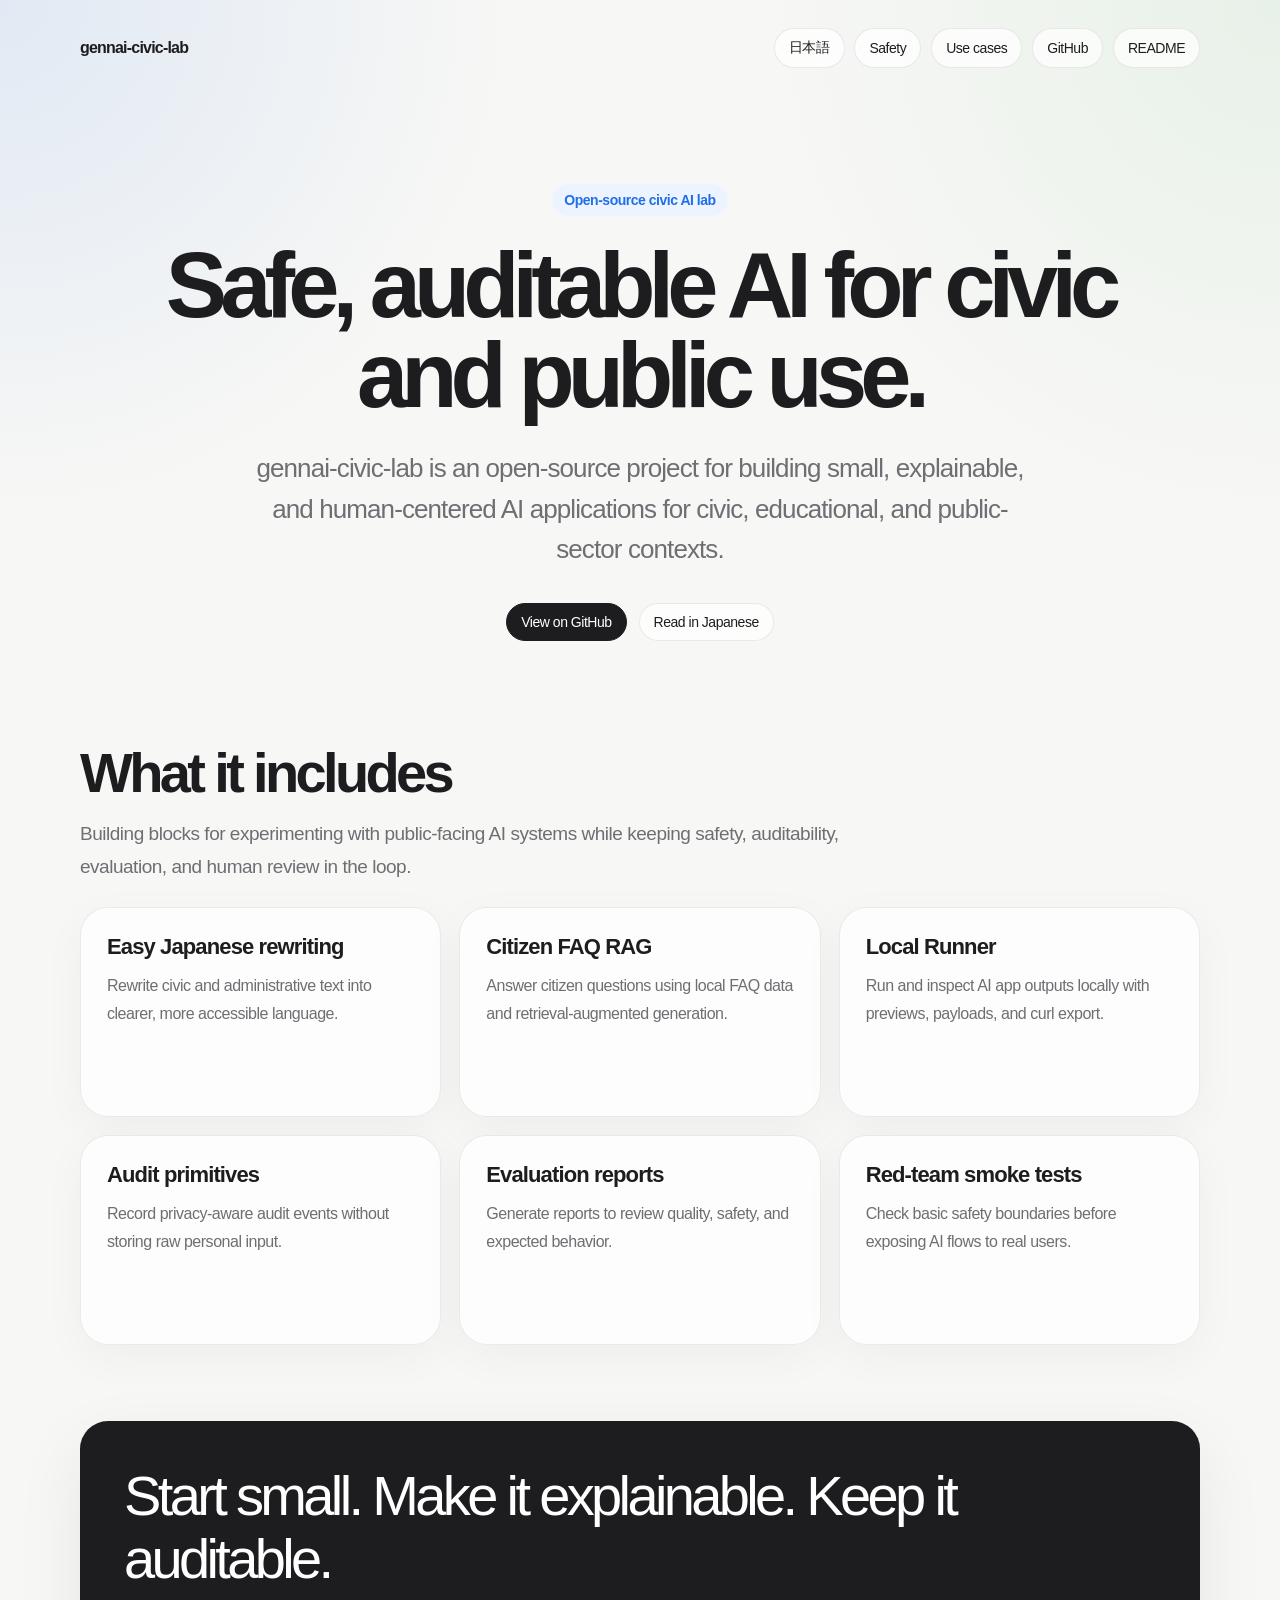
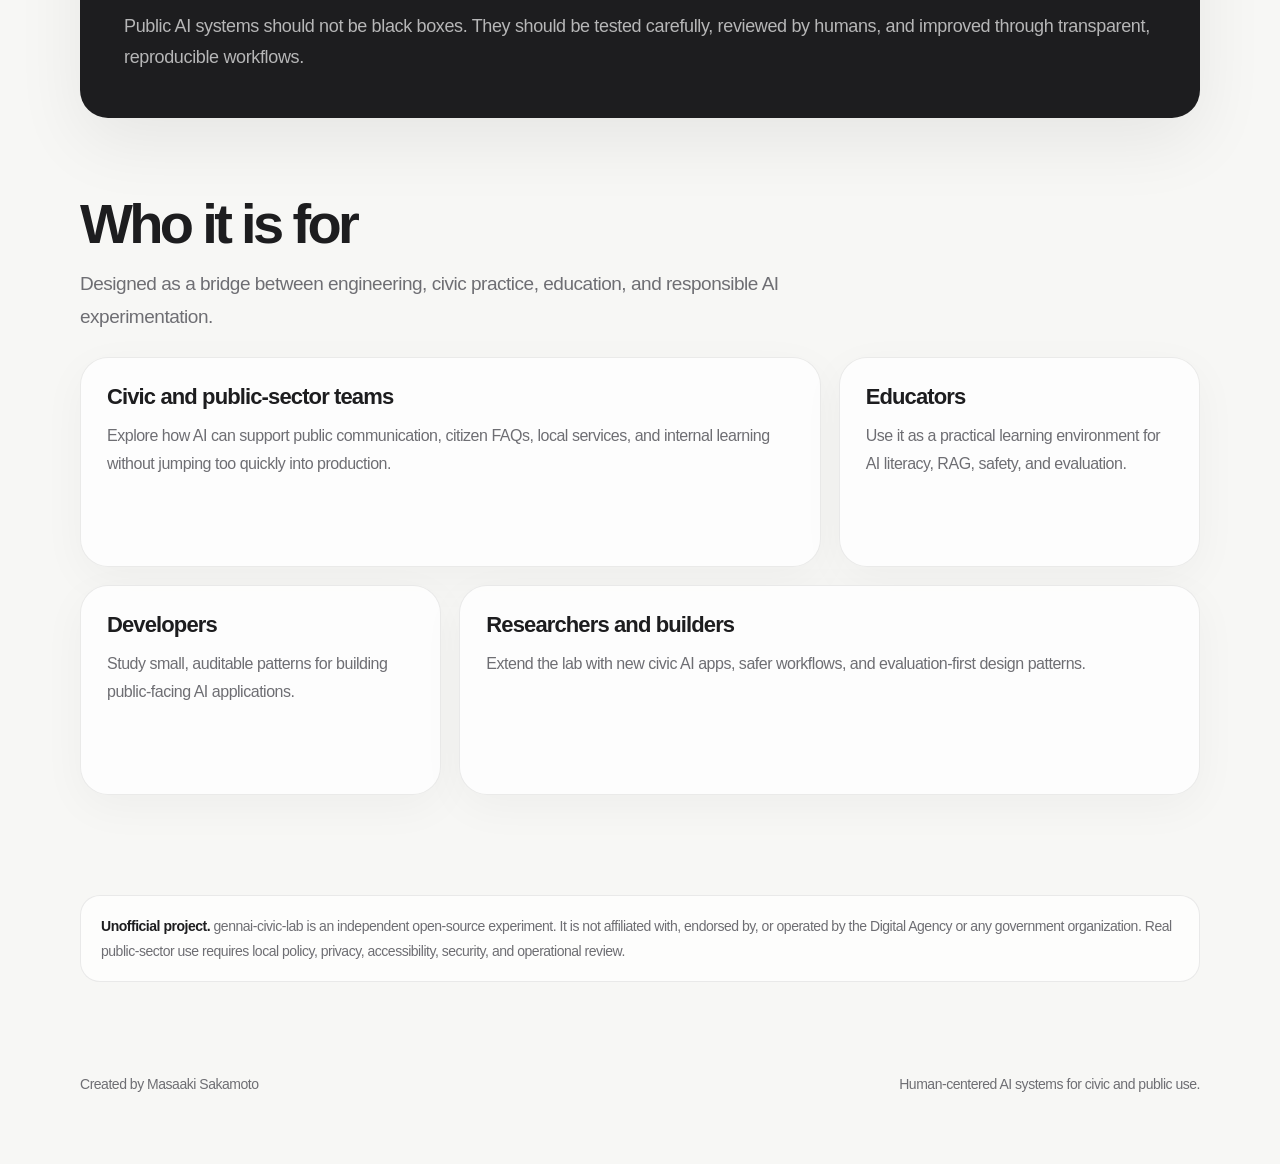
<file: docs/index.html>
<!doctype html>
<html lang="en">
<head>
  <meta charset="utf-8" />
  <meta name="viewport" content="width=device-width,initial-scale=1" />
  <title>gennai-civic-lab | Open-source civic AI lab</title>
  <meta name="description" content="An open-source civic AI lab for safe, auditable, and human-centered public AI applications." />
  <link rel="stylesheet" href="./assets/site.css" />
</head>
<body>
  <div class="page">
    <header>
      <a class="brand" href="./">gennai-civic-lab</a>
      <nav>
        <a href="./ja/">日本語</a>
        <a href="./safety.html">Safety</a>
        <a href="./use-cases.html">Use cases</a>
        <a href="https://github.com/masaakisakamoto/gennai-civic-lab">GitHub</a>
        <a href="https://github.com/masaakisakamoto/gennai-civic-lab/blob/main/README.md">README</a>
      </nav>
    </header>

    <main>
      <section class="hero">
        <div class="eyebrow">Open-source civic AI lab</div>
        <h1>Safe, auditable AI for civic and public use.</h1>
        <p class="lead">
          gennai-civic-lab is an open-source project for building small, explainable,
          and human-centered AI applications for civic, educational, and public-sector contexts.
        </p>
        <div class="actions">
          <a class="button primary" href="https://github.com/masaakisakamoto/gennai-civic-lab">View on GitHub</a>
          <a class="button" href="./ja/">Read in Japanese</a>
        </div>
      </section>

      <section>
        <div class="section-title">
          <h2>What it includes</h2>
          <p>
            Building blocks for experimenting with public-facing AI systems while keeping
            safety, auditability, evaluation, and human review in the loop.
          </p>
        </div>

        <div class="grid">
          <article class="card"><h3>Easy Japanese rewriting</h3><p>Rewrite civic and administrative text into clearer, more accessible language.</p></article>
          <article class="card"><h3>Citizen FAQ RAG</h3><p>Answer citizen questions using local FAQ data and retrieval-augmented generation.</p></article>
          <article class="card"><h3>Local Runner</h3><p>Run and inspect AI app outputs locally with previews, payloads, and curl export.</p></article>
          <article class="card"><h3>Audit primitives</h3><p>Record privacy-aware audit events without storing raw personal input.</p></article>
          <article class="card"><h3>Evaluation reports</h3><p>Generate reports to review quality, safety, and expected behavior.</p></article>
          <article class="card"><h3>Red-team smoke tests</h3><p>Check basic safety boundaries before exposing AI flows to real users.</p></article>
        </div>
      </section>

      <section>
        <div class="principle">
          <p>Start small. Make it explainable. Keep it auditable.</p>
          <span>
            Public AI systems should not be black boxes. They should be tested carefully,
            reviewed by humans, and improved through transparent, reproducible workflows.
          </span>
        </div>
      </section>

      <section>
        <div class="section-title">
          <h2>Who it is for</h2>
          <p>
            Designed as a bridge between engineering, civic practice, education,
            and responsible AI experimentation.
          </p>
        </div>

        <div class="grid">
          <article class="card large"><h3>Civic and public-sector teams</h3><p>Explore how AI can support public communication, citizen FAQs, local services, and internal learning without jumping too quickly into production.</p></article>
          <article class="card"><h3>Educators</h3><p>Use it as a practical learning environment for AI literacy, RAG, safety, and evaluation.</p></article>
          <article class="card"><h3>Developers</h3><p>Study small, auditable patterns for building public-facing AI applications.</p></article>
          <article class="card large"><h3>Researchers and builders</h3><p>Extend the lab with new civic AI apps, safer workflows, and evaluation-first design patterns.</p></article>
        </div>
      </section>

      <section>
        <div class="notice">
          <strong>Unofficial project.</strong>
          gennai-civic-lab is an independent open-source experiment.
          It is not affiliated with, endorsed by, or operated by the Digital Agency or any government organization.
          Real public-sector use requires local policy, privacy, accessibility, security, and operational review.
        </div>
      </section>

    </main>

    <footer>
      <span>Created by Masaaki Sakamoto</span>
      <span>Human-centered AI systems for civic and public use.</span>
    </footer>
  </div>
</body>
</html>
</file>
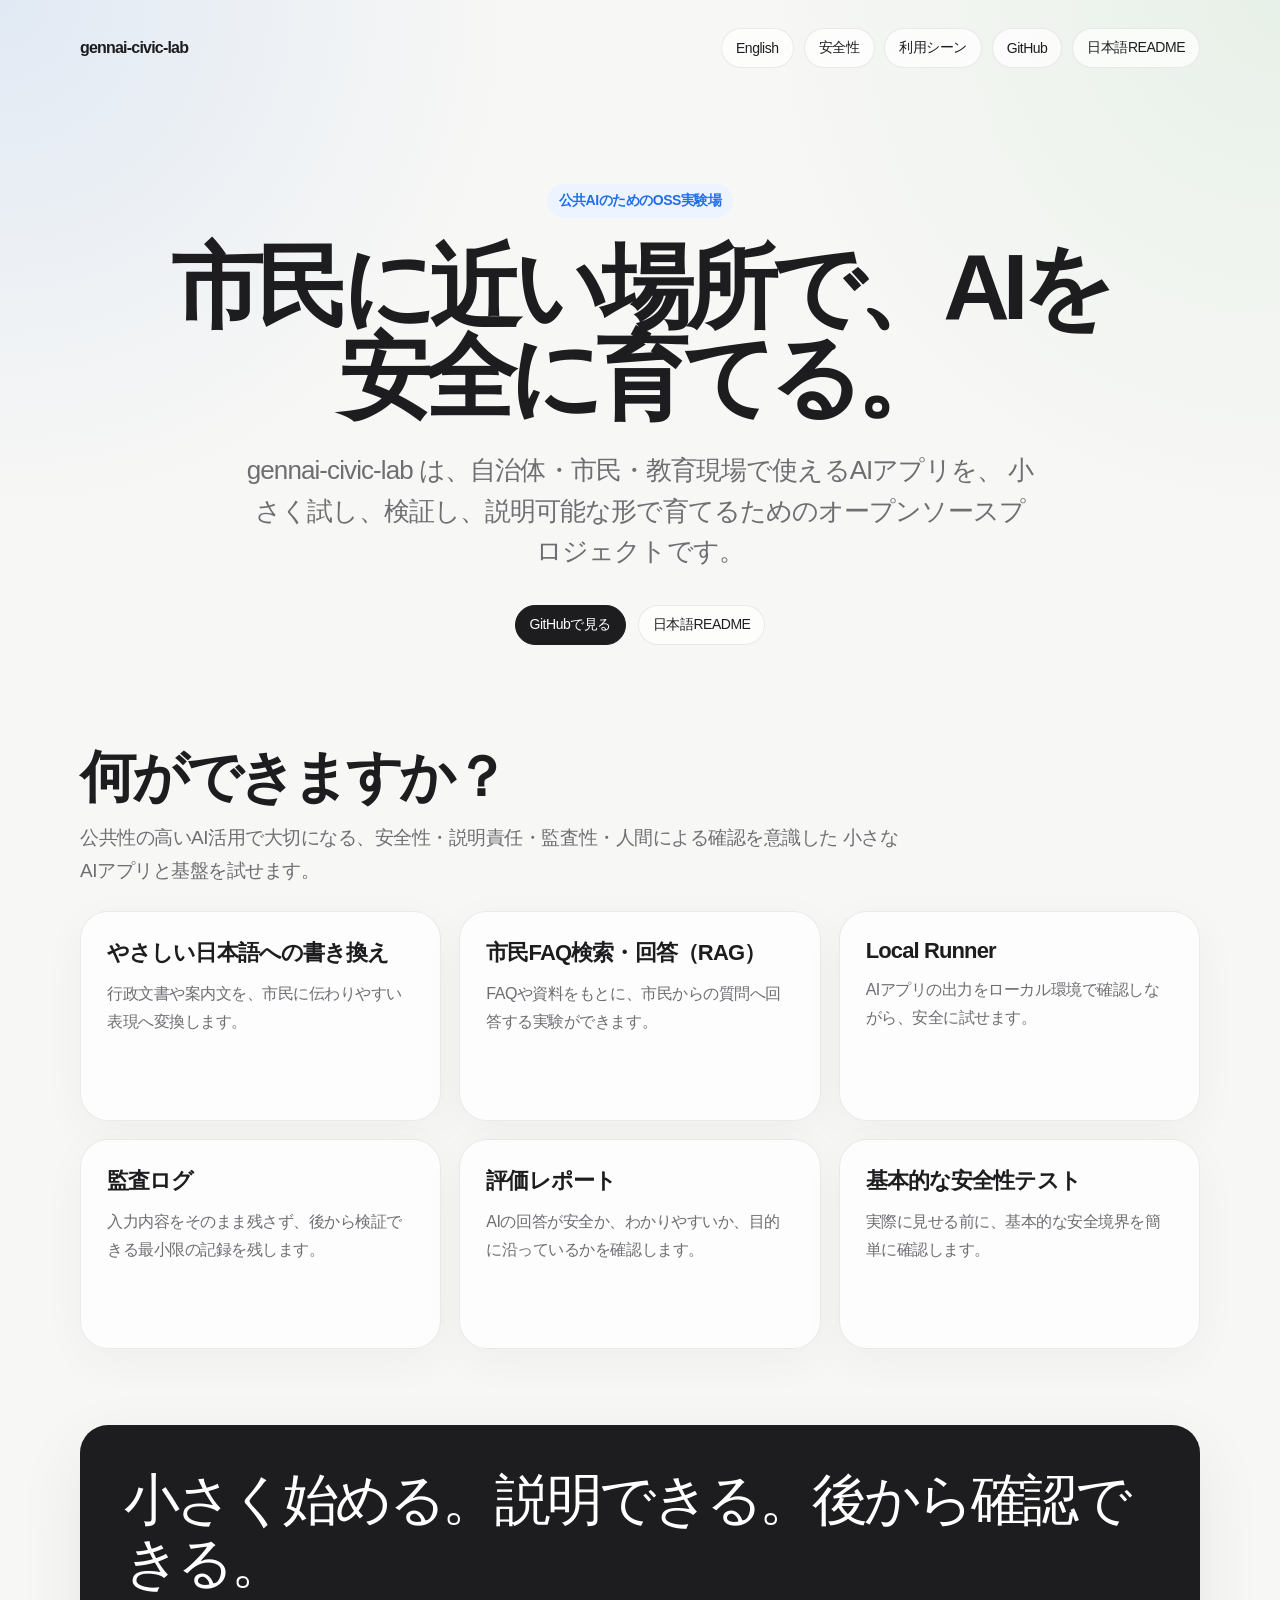
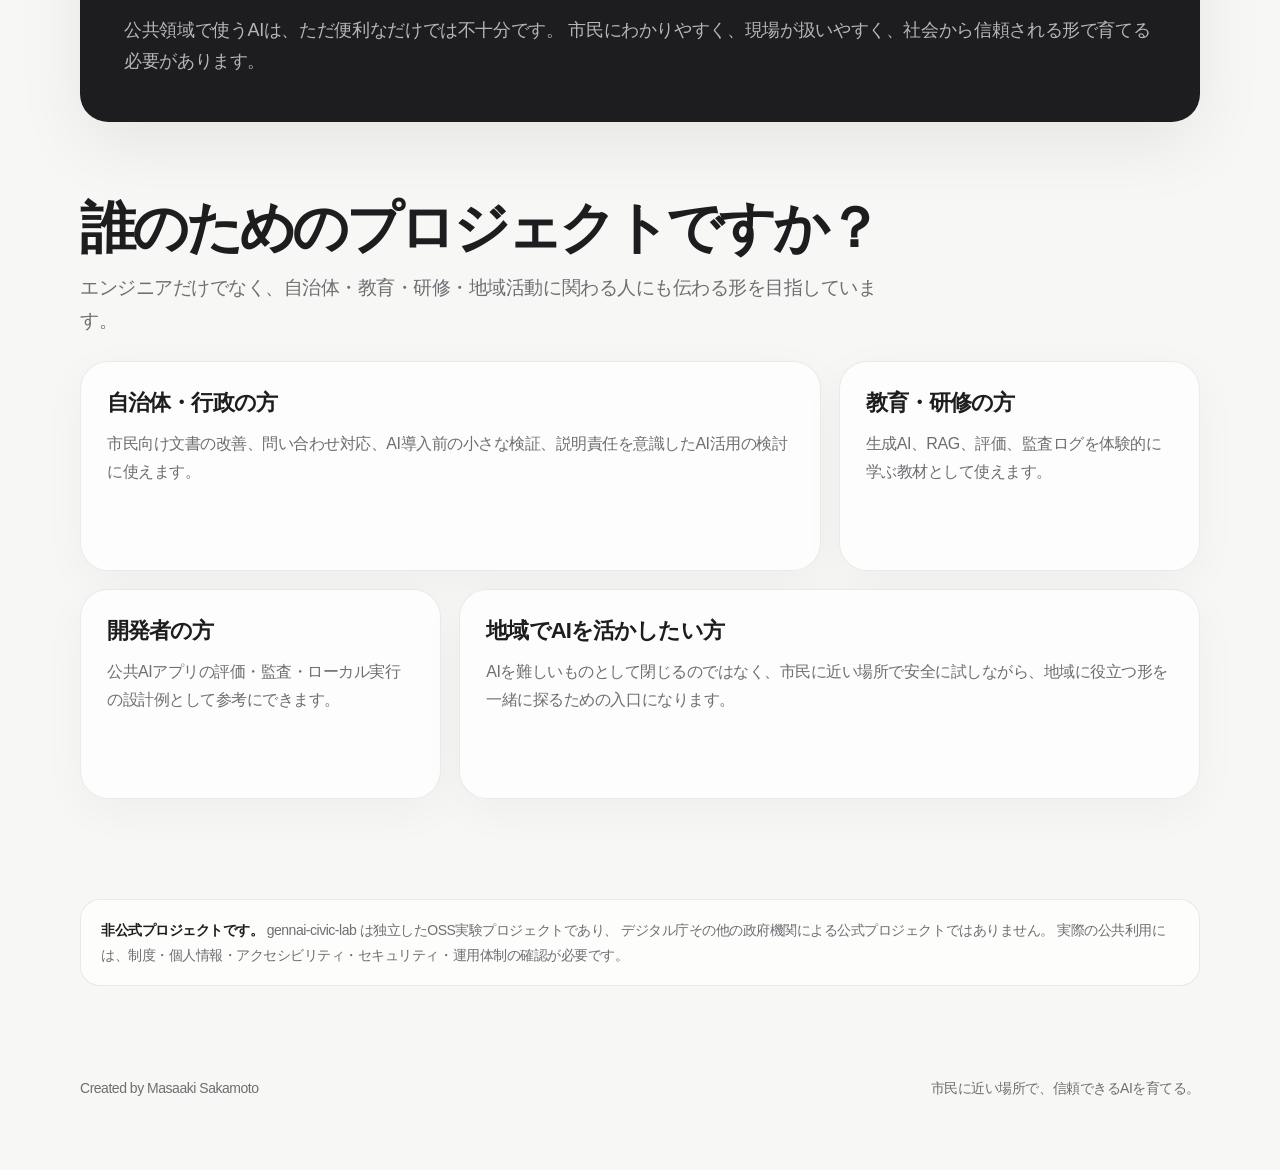
<file: docs/ja/index.html>
<!doctype html>
<html lang="ja">
<head>
  <meta charset="utf-8" />
  <meta name="viewport" content="width=device-width,initial-scale=1" />
  <title>gennai-civic-lab | 公共AIのためのOSS実験場</title>
  <meta name="description" content="自治体・市民・教育現場で使えるAIアプリを、安全に、小さく、検証しながら育てるためのオープンソース実験場です。" />
  <link rel="stylesheet" href="../assets/site.css" />
</head>
<body>
  <div class="page">
    <header>
      <a class="brand" href="../">gennai-civic-lab</a>
      <nav>
        <a href="../">English</a>
        <a href="./safety.html">安全性</a>
        <a href="./use-cases.html">利用シーン</a>
        <a href="https://github.com/masaakisakamoto/gennai-civic-lab">GitHub</a>
        <a href="https://github.com/masaakisakamoto/gennai-civic-lab/blob/main/README.ja.md">日本語README</a>
      </nav>
    </header>

    <main>
      <section class="hero">
        <div class="eyebrow">公共AIのためのOSS実験場</div>
        <h1>市民に近い場所で、AIを安全に育てる。</h1>
        <p class="lead">
          gennai-civic-lab は、自治体・市民・教育現場で使えるAIアプリを、
          小さく試し、検証し、説明可能な形で育てるためのオープンソースプロジェクトです。
        </p>
        <div class="actions">
          <a class="button primary" href="https://github.com/masaakisakamoto/gennai-civic-lab">GitHubで見る</a>
          <a class="button" href="https://github.com/masaakisakamoto/gennai-civic-lab/blob/main/README.ja.md">日本語README</a>
        </div>
      </section>

      <section>
        <div class="section-title">
          <h2>何ができますか？</h2>
          <p>
            公共性の高いAI活用で大切になる、安全性・説明責任・監査性・人間による確認を意識した
            小さなAIアプリと基盤を試せます。
          </p>
        </div>

        <div class="grid">
          <article class="card"><h3>やさしい日本語への書き換え</h3><p>行政文書や案内文を、市民に伝わりやすい表現へ変換します。</p></article>
          <article class="card"><h3>市民FAQ検索・回答（RAG）</h3><p>FAQや資料をもとに、市民からの質問へ回答する実験ができます。</p></article>
          <article class="card"><h3>Local Runner</h3><p>AIアプリの出力をローカル環境で確認しながら、安全に試せます。</p></article>
          <article class="card"><h3>監査ログ</h3><p>入力内容をそのまま残さず、後から検証できる最小限の記録を残します。</p></article>
          <article class="card"><h3>評価レポート</h3><p>AIの回答が安全か、わかりやすいか、目的に沿っているかを確認します。</p></article>
          <article class="card"><h3>基本的な安全性テスト</h3><p>実際に見せる前に、基本的な安全境界を簡単に確認します。</p></article>
        </div>
      </section>

      <section>
        <div class="principle">
          <p>小さく始める。説明できる。後から確認できる。</p>
          <span>
            公共領域で使うAIは、ただ便利なだけでは不十分です。
            市民にわかりやすく、現場が扱いやすく、社会から信頼される形で育てる必要があります。
          </span>
        </div>
      </section>

      <section>
        <div class="section-title">
          <h2>誰のためのプロジェクトですか？</h2>
          <p>
            エンジニアだけでなく、自治体・教育・研修・地域活動に関わる人にも伝わる形を目指しています。
          </p>
        </div>

        <div class="grid">
          <article class="card large"><h3>自治体・行政の方</h3><p>市民向け文書の改善、問い合わせ対応、AI導入前の小さな検証、説明責任を意識したAI活用の検討に使えます。</p></article>
          <article class="card"><h3>教育・研修の方</h3><p>生成AI、RAG、評価、監査ログを体験的に学ぶ教材として使えます。</p></article>
          <article class="card"><h3>開発者の方</h3><p>公共AIアプリの評価・監査・ローカル実行の設計例として参考にできます。</p></article>
          <article class="card large"><h3>地域でAIを活かしたい方</h3><p>AIを難しいものとして閉じるのではなく、市民に近い場所で安全に試しながら、地域に役立つ形を一緒に探るための入口になります。</p></article>
        </div>
      </section>

      <section>
        <div class="notice">
          <strong>非公式プロジェクトです。</strong>
          gennai-civic-lab は独立したOSS実験プロジェクトであり、
          デジタル庁その他の政府機関による公式プロジェクトではありません。
          実際の公共利用には、制度・個人情報・アクセシビリティ・セキュリティ・運用体制の確認が必要です。
        </div>
      </section>

    </main>

    <footer>
      <span>Created by Masaaki Sakamoto</span>
      <span>市民に近い場所で、信頼できるAIを育てる。</span>
    </footer>
  </div>
</body>
</html>
</file>
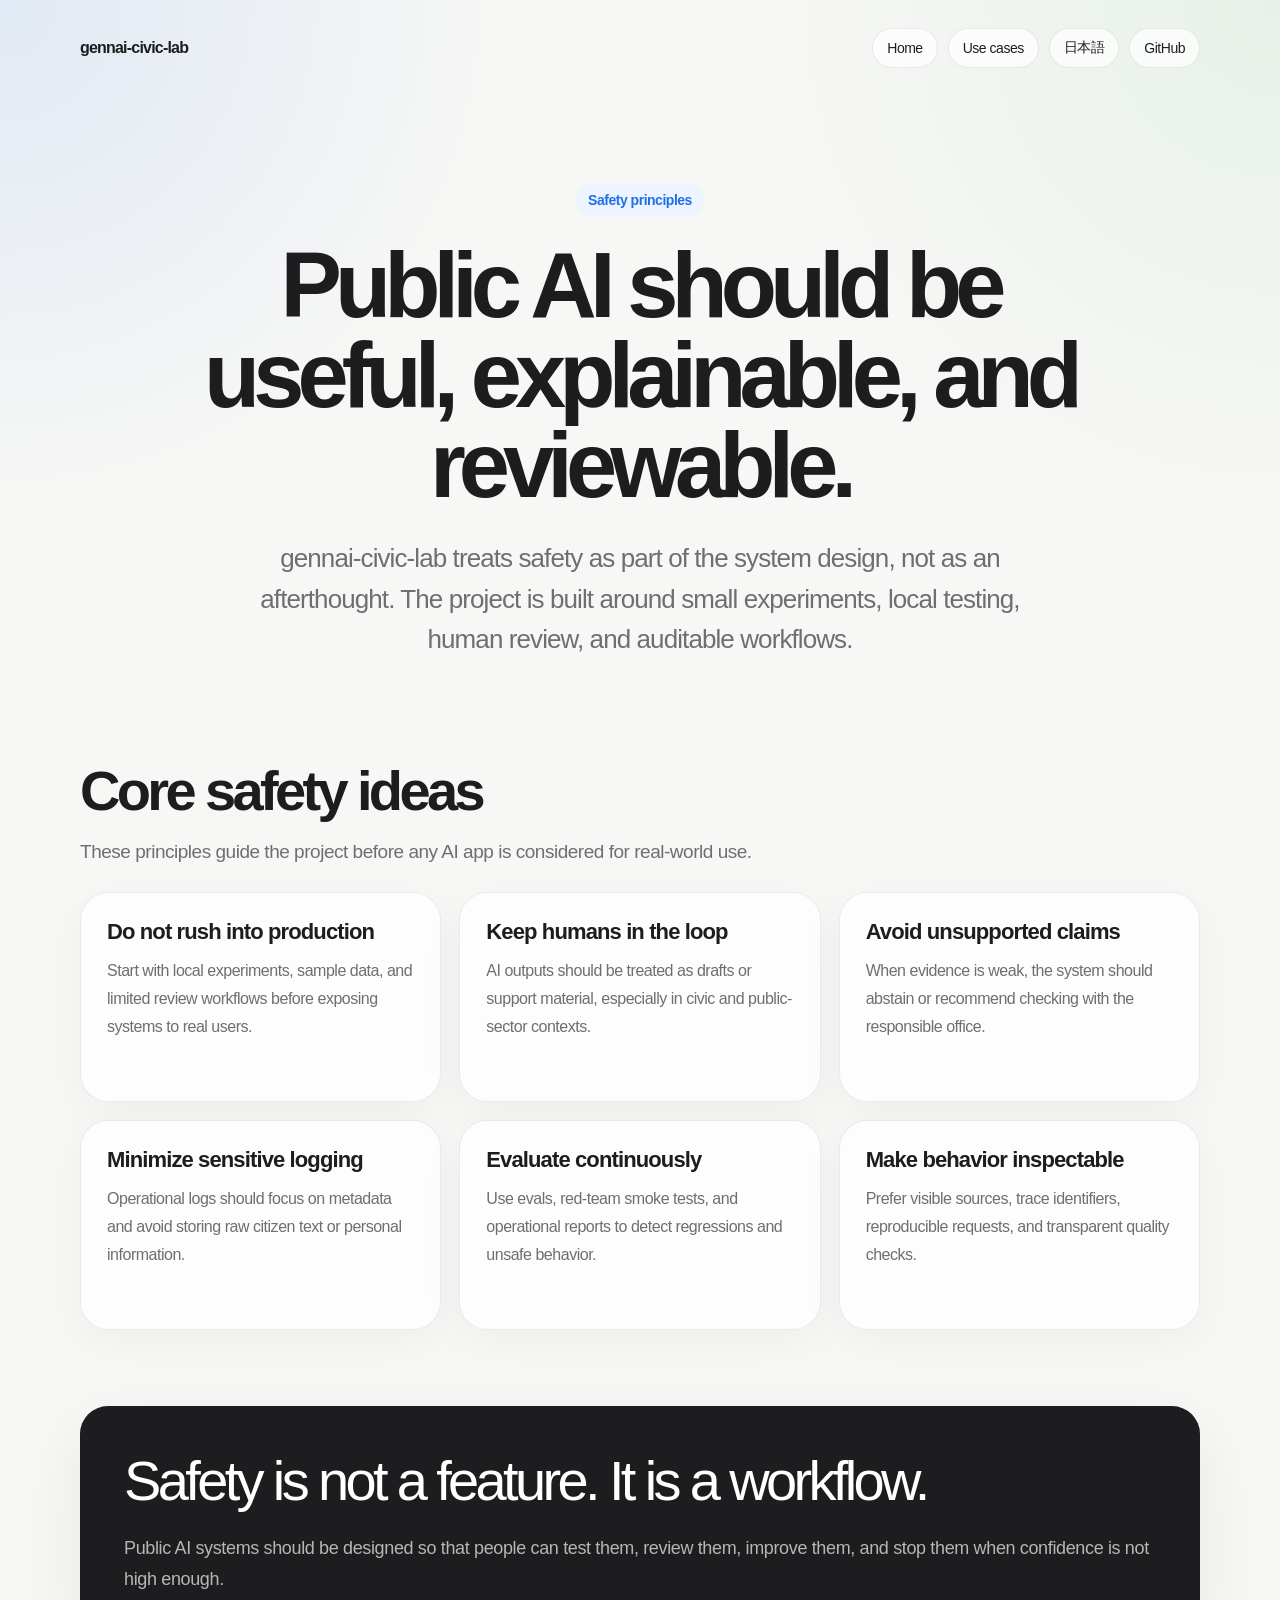
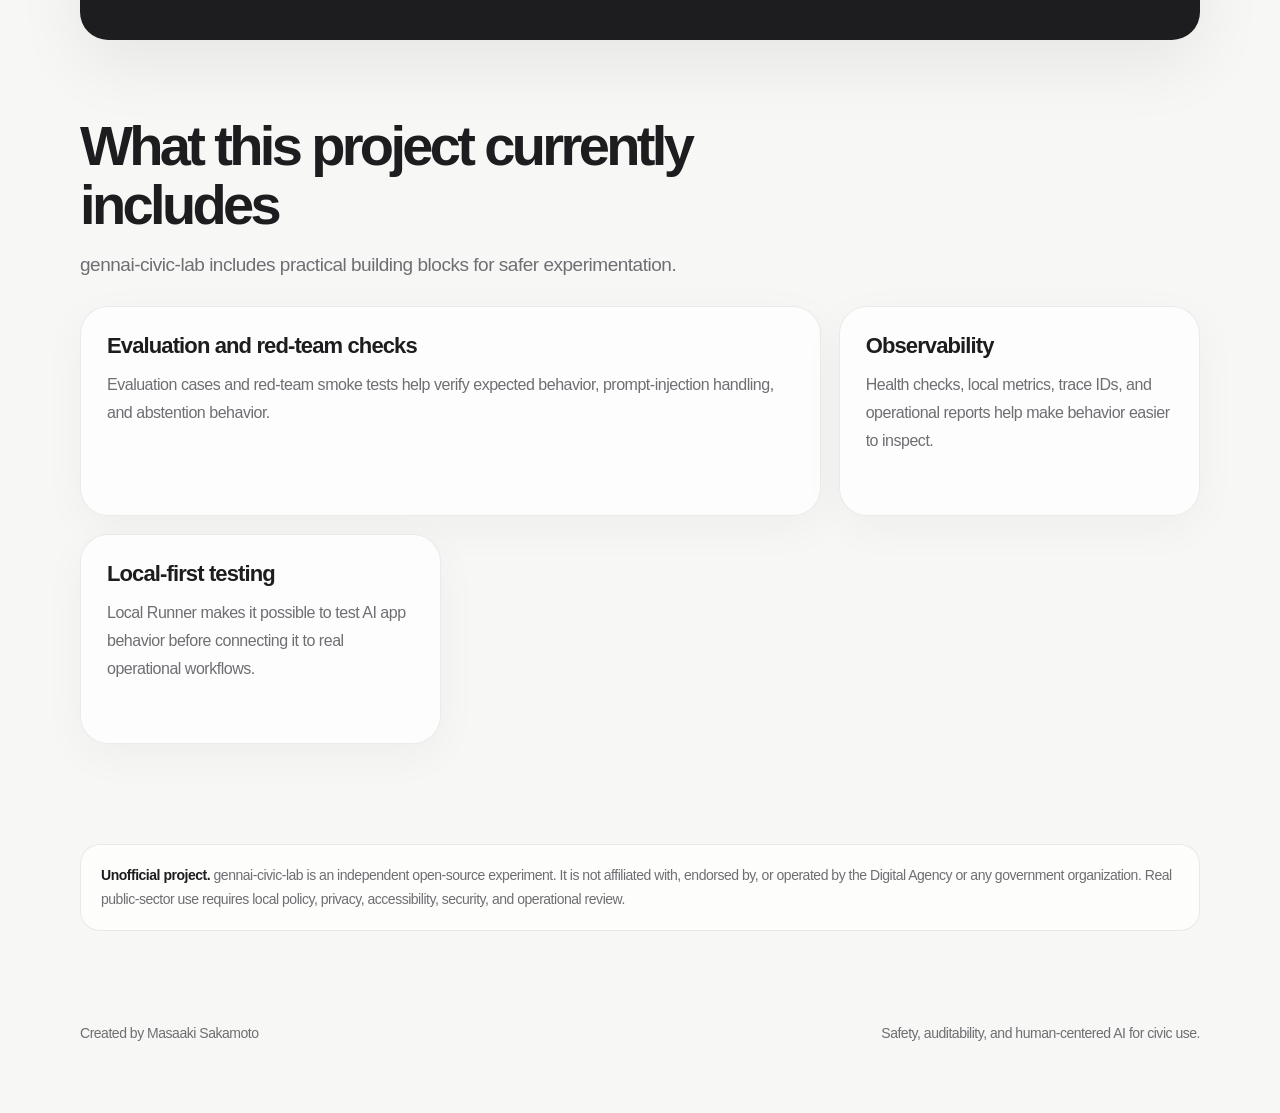
<file: docs/safety.html>
<!doctype html>
<html lang="en">
<head>
  <meta charset="utf-8" />
  <meta name="viewport" content="width=device-width,initial-scale=1" />
  <title>Safety | gennai-civic-lab</title>
  <meta name="description" content="Safety principles for gennai-civic-lab, an open-source civic AI lab." />
  <link rel="stylesheet" href="./assets/site.css" />
</head>
<body>
  <div class="page">
    <header>
      <a class="brand" href="./">gennai-civic-lab</a>
      <nav>
        <a href="./">Home</a>
        <a href="./use-cases.html">Use cases</a>
        <a href="./ja/safety.html">日本語</a>
        <a href="https://github.com/masaakisakamoto/gennai-civic-lab">GitHub</a>
      </nav>
    </header>

    <main>
      <section class="hero">
        <div class="eyebrow">Safety principles</div>
        <h1>Public AI should be useful, explainable, and reviewable.</h1>
        <p class="lead">
          gennai-civic-lab treats safety as part of the system design, not as an afterthought.
          The project is built around small experiments, local testing, human review, and auditable workflows.
        </p>
      </section>

      <section>
        <div class="section-title">
          <h2>Core safety ideas</h2>
          <p>
            These principles guide the project before any AI app is considered for real-world use.
          </p>
        </div>

        <div class="grid">
          <article class="card">
            <h3>Do not rush into production</h3>
            <p>Start with local experiments, sample data, and limited review workflows before exposing systems to real users.</p>
          </article>
          <article class="card">
            <h3>Keep humans in the loop</h3>
            <p>AI outputs should be treated as drafts or support material, especially in civic and public-sector contexts.</p>
          </article>
          <article class="card">
            <h3>Avoid unsupported claims</h3>
            <p>When evidence is weak, the system should abstain or recommend checking with the responsible office.</p>
          </article>
          <article class="card">
            <h3>Minimize sensitive logging</h3>
            <p>Operational logs should focus on metadata and avoid storing raw citizen text or personal information.</p>
          </article>
          <article class="card">
            <h3>Evaluate continuously</h3>
            <p>Use evals, red-team smoke tests, and operational reports to detect regressions and unsafe behavior.</p>
          </article>
          <article class="card">
            <h3>Make behavior inspectable</h3>
            <p>Prefer visible sources, trace identifiers, reproducible requests, and transparent quality checks.</p>
          </article>
        </div>
      </section>

      <section>
        <div class="principle">
          <p>Safety is not a feature. It is a workflow.</p>
          <span>
            Public AI systems should be designed so that people can test them, review them,
            improve them, and stop them when confidence is not high enough.
          </span>
        </div>
      </section>

      <section>
        <div class="section-title">
          <h2>What this project currently includes</h2>
          <p>
            gennai-civic-lab includes practical building blocks for safer experimentation.
          </p>
        </div>

        <div class="grid">
          <article class="card large">
            <h3>Evaluation and red-team checks</h3>
            <p>Evaluation cases and red-team smoke tests help verify expected behavior, prompt-injection handling, and abstention behavior.</p>
          </article>
          <article class="card">
            <h3>Observability</h3>
            <p>Health checks, local metrics, trace IDs, and operational reports help make behavior easier to inspect.</p>
          </article>
          <article class="card">
            <h3>Local-first testing</h3>
            <p>Local Runner makes it possible to test AI app behavior before connecting it to real operational workflows.</p>
          </article>
        </div>
      </section>

      <section>
        <div class="notice">
          <strong>Unofficial project.</strong>
          gennai-civic-lab is an independent open-source experiment.
          It is not affiliated with, endorsed by, or operated by the Digital Agency or any government organization.
          Real public-sector use requires local policy, privacy, accessibility, security, and operational review.
        </div>
      </section>

    </main>

    <footer>
      <span>Created by Masaaki Sakamoto</span>
      <span>Safety, auditability, and human-centered AI for civic use.</span>
    </footer>
  </div>
</body>
</html>
</file>
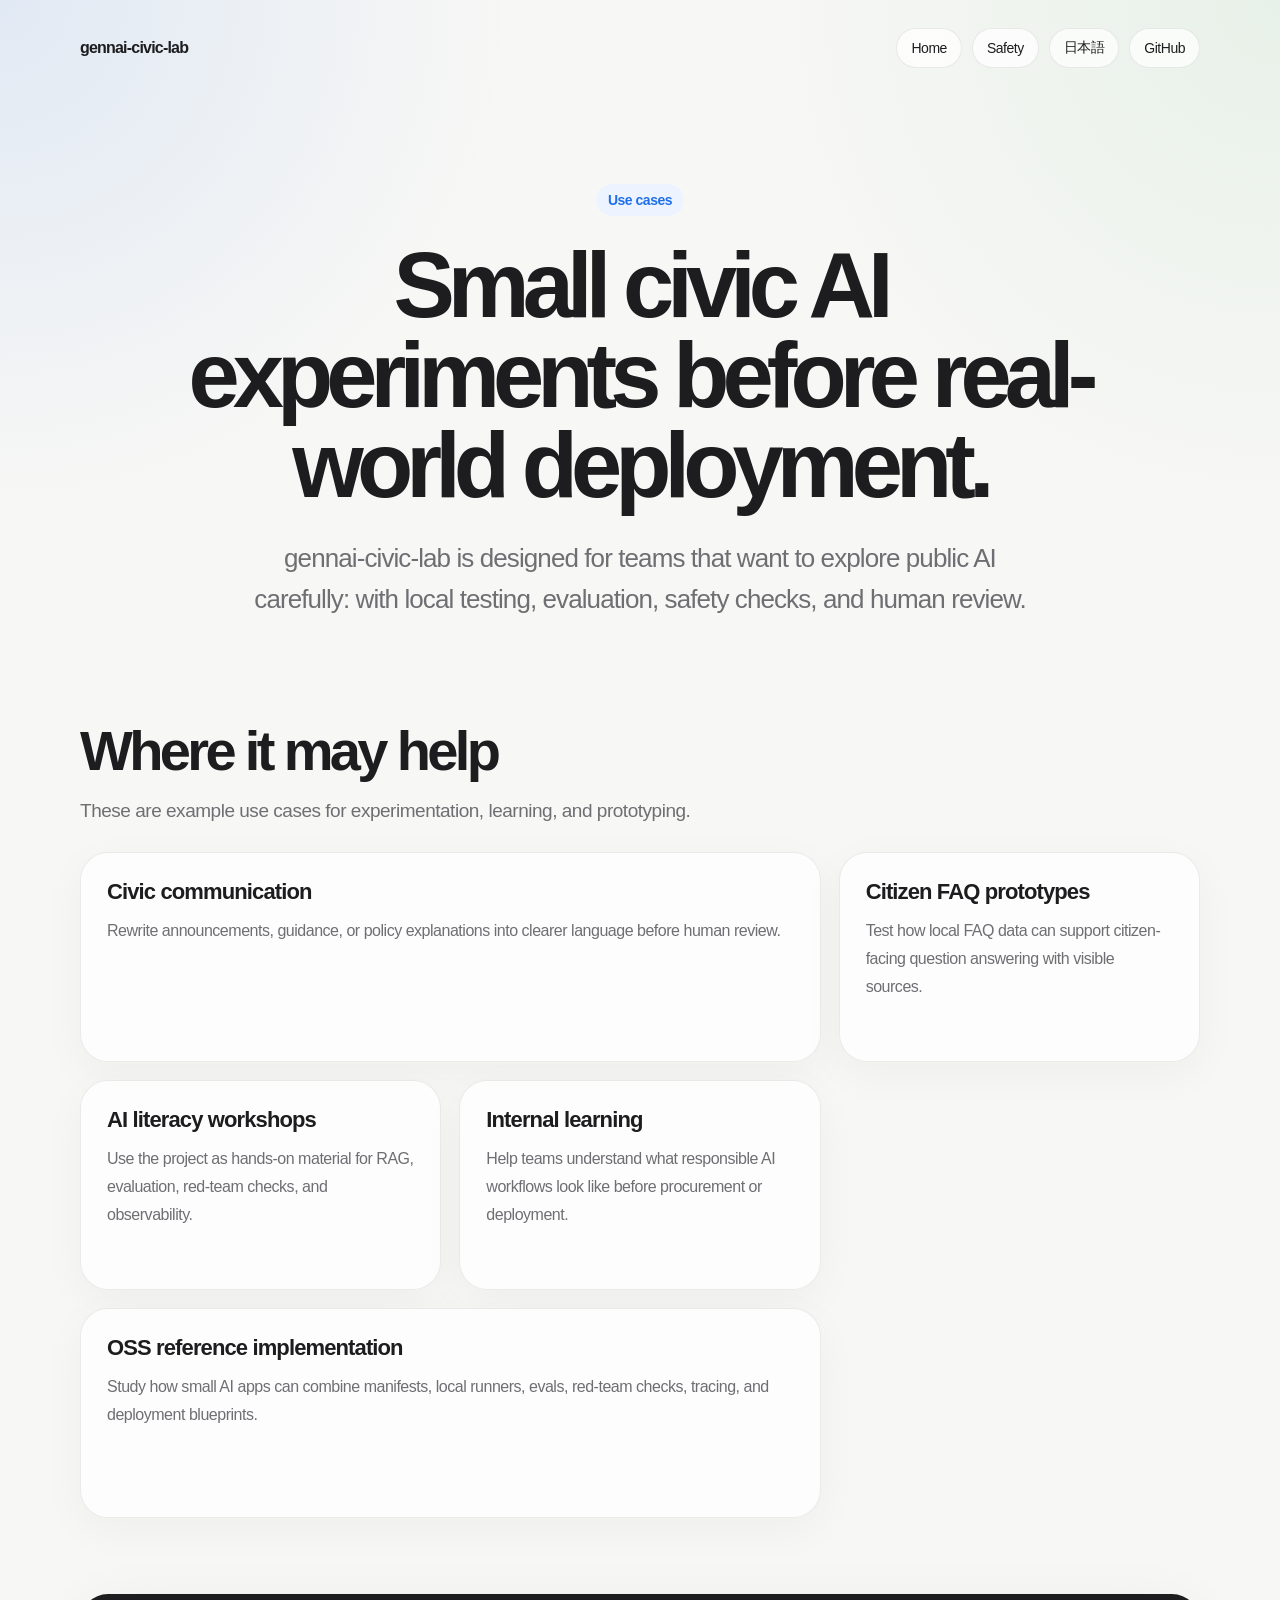
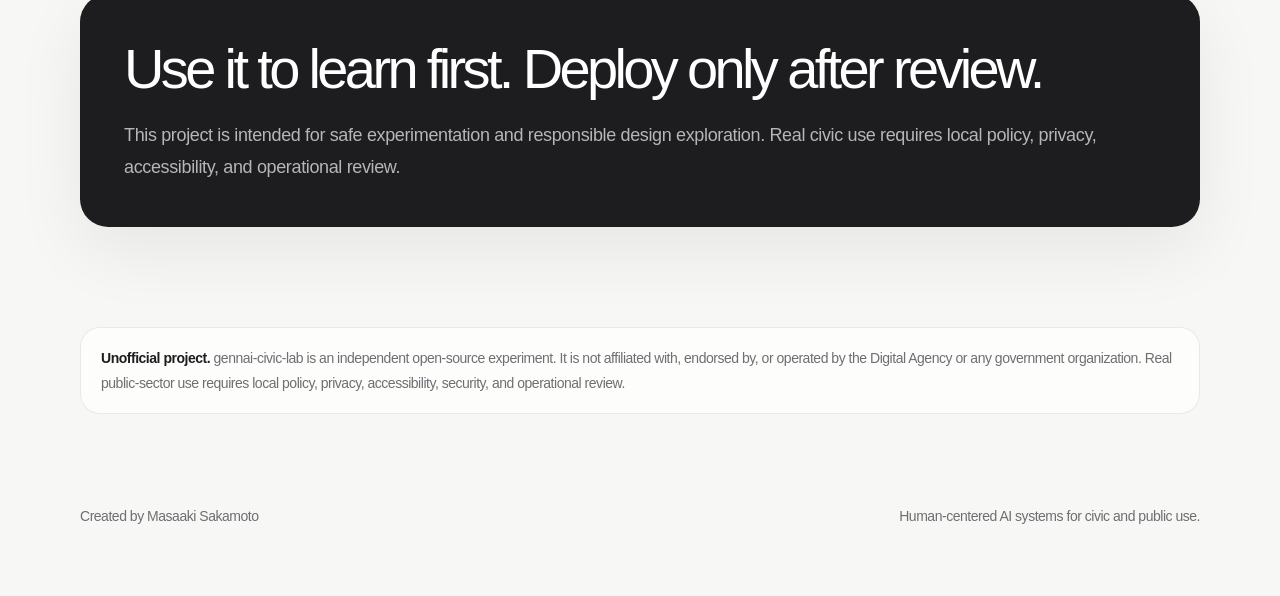
<file: docs/use-cases.html>
<!doctype html>
<html lang="en">
<head>
  <meta charset="utf-8" />
  <meta name="viewport" content="width=device-width,initial-scale=1" />
  <title>Use cases | gennai-civic-lab</title>
  <meta name="description" content="Use cases for gennai-civic-lab in civic, education, and public AI contexts." />
  <link rel="stylesheet" href="./assets/site.css" />
</head>
<body>
  <div class="page">
    <header>
      <a class="brand" href="./">gennai-civic-lab</a>
      <nav>
        <a href="./">Home</a>
        <a href="./safety.html">Safety</a>
        <a href="./ja/use-cases.html">日本語</a>
        <a href="https://github.com/masaakisakamoto/gennai-civic-lab">GitHub</a>
      </nav>
    </header>

    <main>
      <section class="hero">
        <div class="eyebrow">Use cases</div>
        <h1>Small civic AI experiments before real-world deployment.</h1>
        <p class="lead">
          gennai-civic-lab is designed for teams that want to explore public AI carefully:
          with local testing, evaluation, safety checks, and human review.
        </p>
      </section>

      <section>
        <div class="section-title">
          <h2>Where it may help</h2>
          <p>
            These are example use cases for experimentation, learning, and prototyping.
          </p>
        </div>

        <div class="grid">
          <article class="card large">
            <h3>Civic communication</h3>
            <p>Rewrite announcements, guidance, or policy explanations into clearer language before human review.</p>
          </article>
          <article class="card">
            <h3>Citizen FAQ prototypes</h3>
            <p>Test how local FAQ data can support citizen-facing question answering with visible sources.</p>
          </article>
          <article class="card">
            <h3>AI literacy workshops</h3>
            <p>Use the project as hands-on material for RAG, evaluation, red-team checks, and observability.</p>
          </article>
          <article class="card">
            <h3>Internal learning</h3>
            <p>Help teams understand what responsible AI workflows look like before procurement or deployment.</p>
          </article>
          <article class="card large">
            <h3>OSS reference implementation</h3>
            <p>Study how small AI apps can combine manifests, local runners, evals, red-team checks, tracing, and deployment blueprints.</p>
          </article>
        </div>
      </section>

      <section>
        <div class="principle">
          <p>Use it to learn first. Deploy only after review.</p>
          <span>
            This project is intended for safe experimentation and responsible design exploration.
            Real civic use requires local policy, privacy, accessibility, and operational review.
          </span>
        </div>
      </section>

      <section>
        <div class="notice">
          <strong>Unofficial project.</strong>
          gennai-civic-lab is an independent open-source experiment.
          It is not affiliated with, endorsed by, or operated by the Digital Agency or any government organization.
          Real public-sector use requires local policy, privacy, accessibility, security, and operational review.
        </div>
      </section>

    </main>

    <footer>
      <span>Created by Masaaki Sakamoto</span>
      <span>Human-centered AI systems for civic and public use.</span>
    </footer>
  </div>
</body>
</html>
</file>
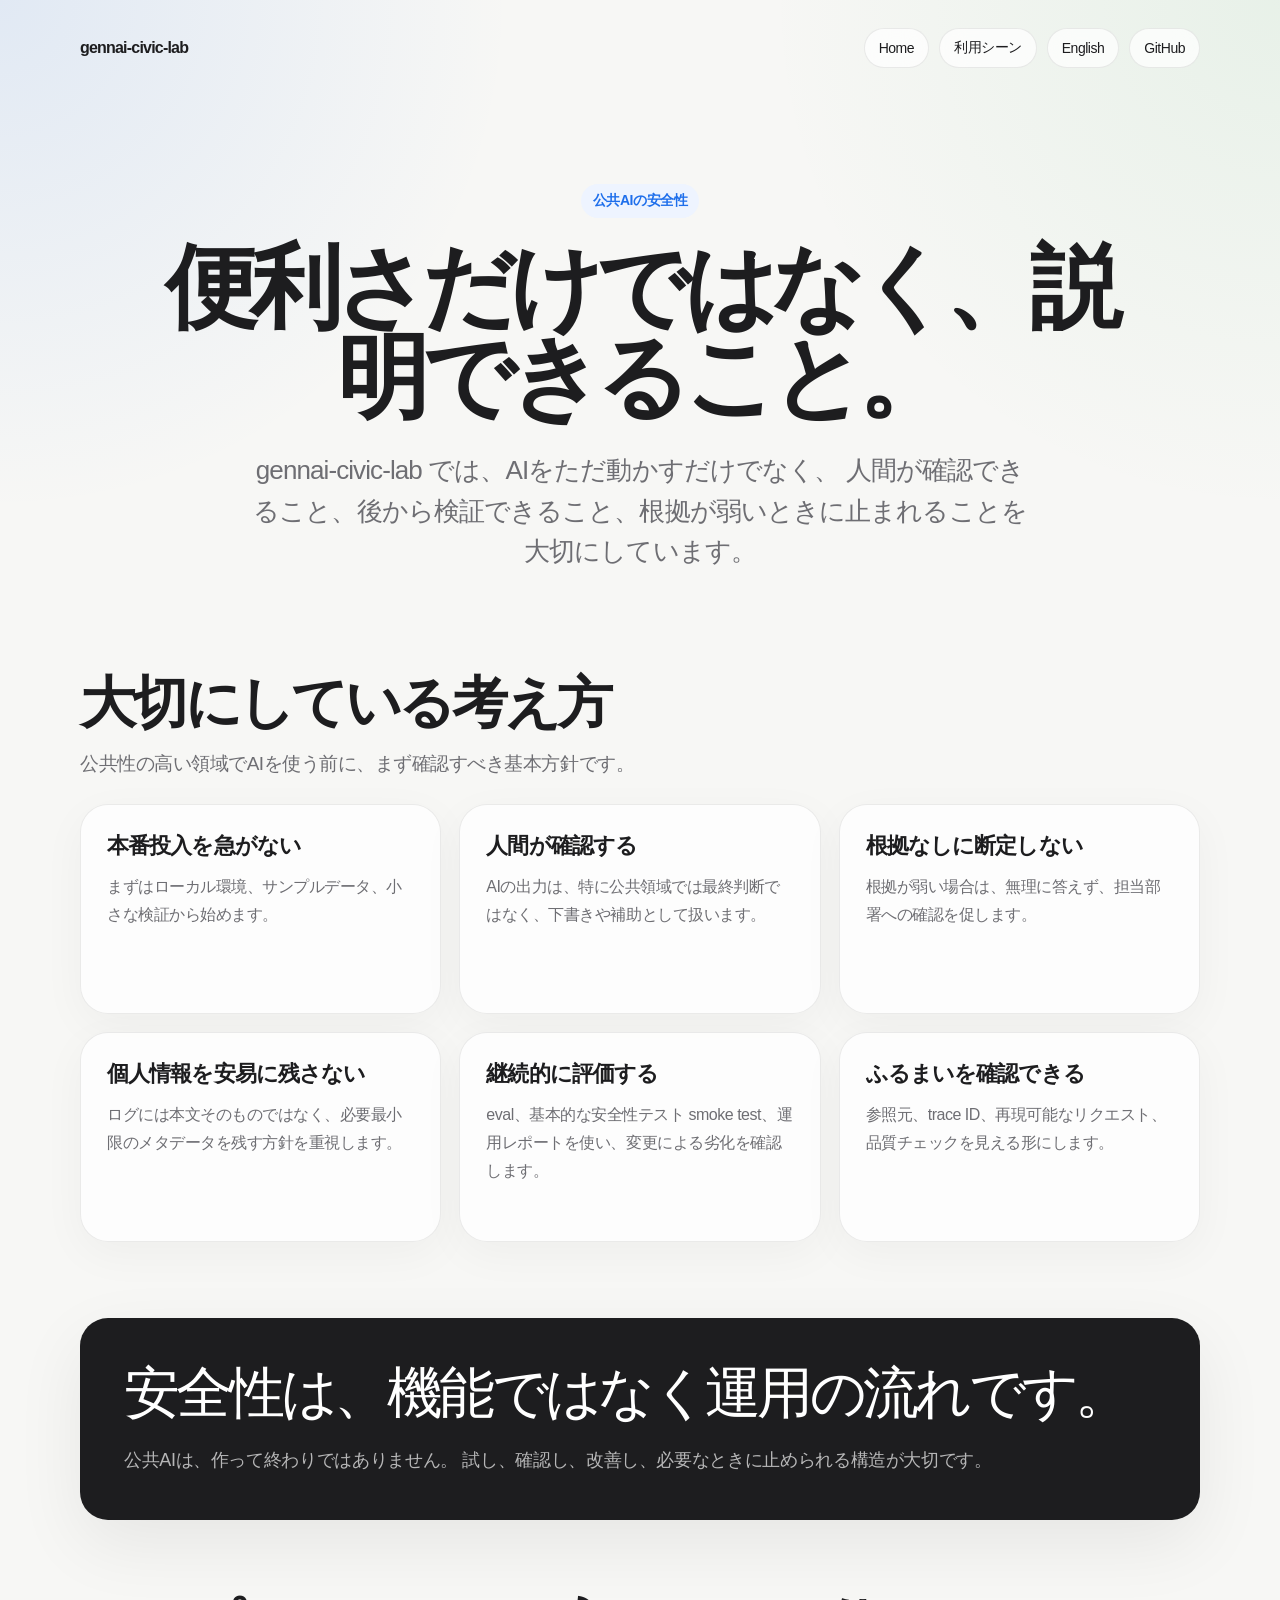
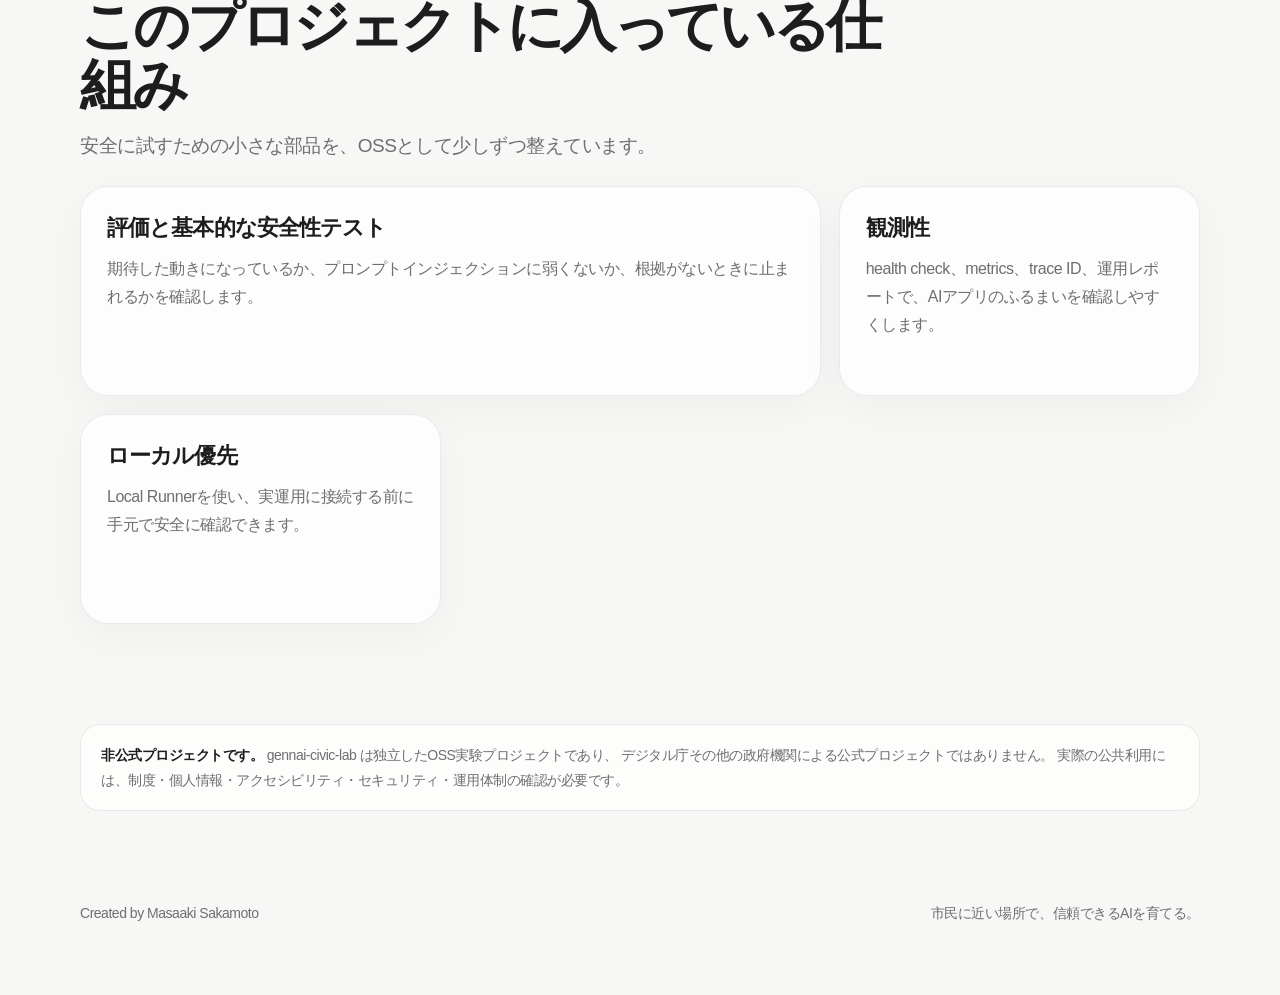
<file: docs/ja/safety.html>
<!doctype html>
<html lang="ja">
<head>
  <meta charset="utf-8" />
  <meta name="viewport" content="width=device-width,initial-scale=1" />
  <title>安全性について | gennai-civic-lab</title>
  <meta name="description" content="gennai-civic-labが大切にしている公共AIの安全性・説明責任・監査性について。" />
  <link rel="stylesheet" href="../assets/site.css" />
</head>
<body>
  <div class="page">
    <header>
      <a class="brand" href="./">gennai-civic-lab</a>
      <nav>
        <a href="./">Home</a>
        <a href="./use-cases.html">利用シーン</a>
        <a href="../safety.html">English</a>
        <a href="https://github.com/masaakisakamoto/gennai-civic-lab">GitHub</a>
      </nav>
    </header>

    <main>
      <section class="hero">
        <div class="eyebrow">公共AIの安全性</div>
        <h1>便利さだけではなく、説明できること。</h1>
        <p class="lead">
          gennai-civic-lab では、AIをただ動かすだけでなく、
          人間が確認できること、後から検証できること、根拠が弱いときに止まれることを大切にしています。
        </p>
      </section>

      <section>
        <div class="section-title">
          <h2>大切にしている考え方</h2>
          <p>
            公共性の高い領域でAIを使う前に、まず確認すべき基本方針です。
          </p>
        </div>

        <div class="grid">
          <article class="card">
            <h3>本番投入を急がない</h3>
            <p>まずはローカル環境、サンプルデータ、小さな検証から始めます。</p>
          </article>
          <article class="card">
            <h3>人間が確認する</h3>
            <p>AIの出力は、特に公共領域では最終判断ではなく、下書きや補助として扱います。</p>
          </article>
          <article class="card">
            <h3>根拠なしに断定しない</h3>
            <p>根拠が弱い場合は、無理に答えず、担当部署への確認を促します。</p>
          </article>
          <article class="card">
            <h3>個人情報を安易に残さない</h3>
            <p>ログには本文そのものではなく、必要最小限のメタデータを残す方針を重視します。</p>
          </article>
          <article class="card">
            <h3>継続的に評価する</h3>
            <p>eval、基本的な安全性テスト smoke test、運用レポートを使い、変更による劣化を確認します。</p>
          </article>
          <article class="card">
            <h3>ふるまいを確認できる</h3>
            <p>参照元、trace ID、再現可能なリクエスト、品質チェックを見える形にします。</p>
          </article>
        </div>
      </section>

      <section>
        <div class="principle">
          <p>安全性は、機能ではなく運用の流れです。</p>
          <span>
            公共AIは、作って終わりではありません。
            試し、確認し、改善し、必要なときに止められる構造が大切です。
          </span>
        </div>
      </section>

      <section>
        <div class="section-title">
          <h2>このプロジェクトに入っている仕組み</h2>
          <p>
            安全に試すための小さな部品を、OSSとして少しずつ整えています。
          </p>
        </div>

        <div class="grid">
          <article class="card large">
            <h3>評価と基本的な安全性テスト</h3>
            <p>期待した動きになっているか、プロンプトインジェクションに弱くないか、根拠がないときに止まれるかを確認します。</p>
          </article>
          <article class="card">
            <h3>観測性</h3>
            <p>health check、metrics、trace ID、運用レポートで、AIアプリのふるまいを確認しやすくします。</p>
          </article>
          <article class="card">
            <h3>ローカル優先</h3>
            <p>Local Runnerを使い、実運用に接続する前に手元で安全に確認できます。</p>
          </article>
        </div>
      </section>

      <section>
        <div class="notice">
          <strong>非公式プロジェクトです。</strong>
          gennai-civic-lab は独立したOSS実験プロジェクトであり、
          デジタル庁その他の政府機関による公式プロジェクトではありません。
          実際の公共利用には、制度・個人情報・アクセシビリティ・セキュリティ・運用体制の確認が必要です。
        </div>
      </section>

    </main>

    <footer>
      <span>Created by Masaaki Sakamoto</span>
      <span>市民に近い場所で、信頼できるAIを育てる。</span>
    </footer>
  </div>
</body>
</html>
</file>
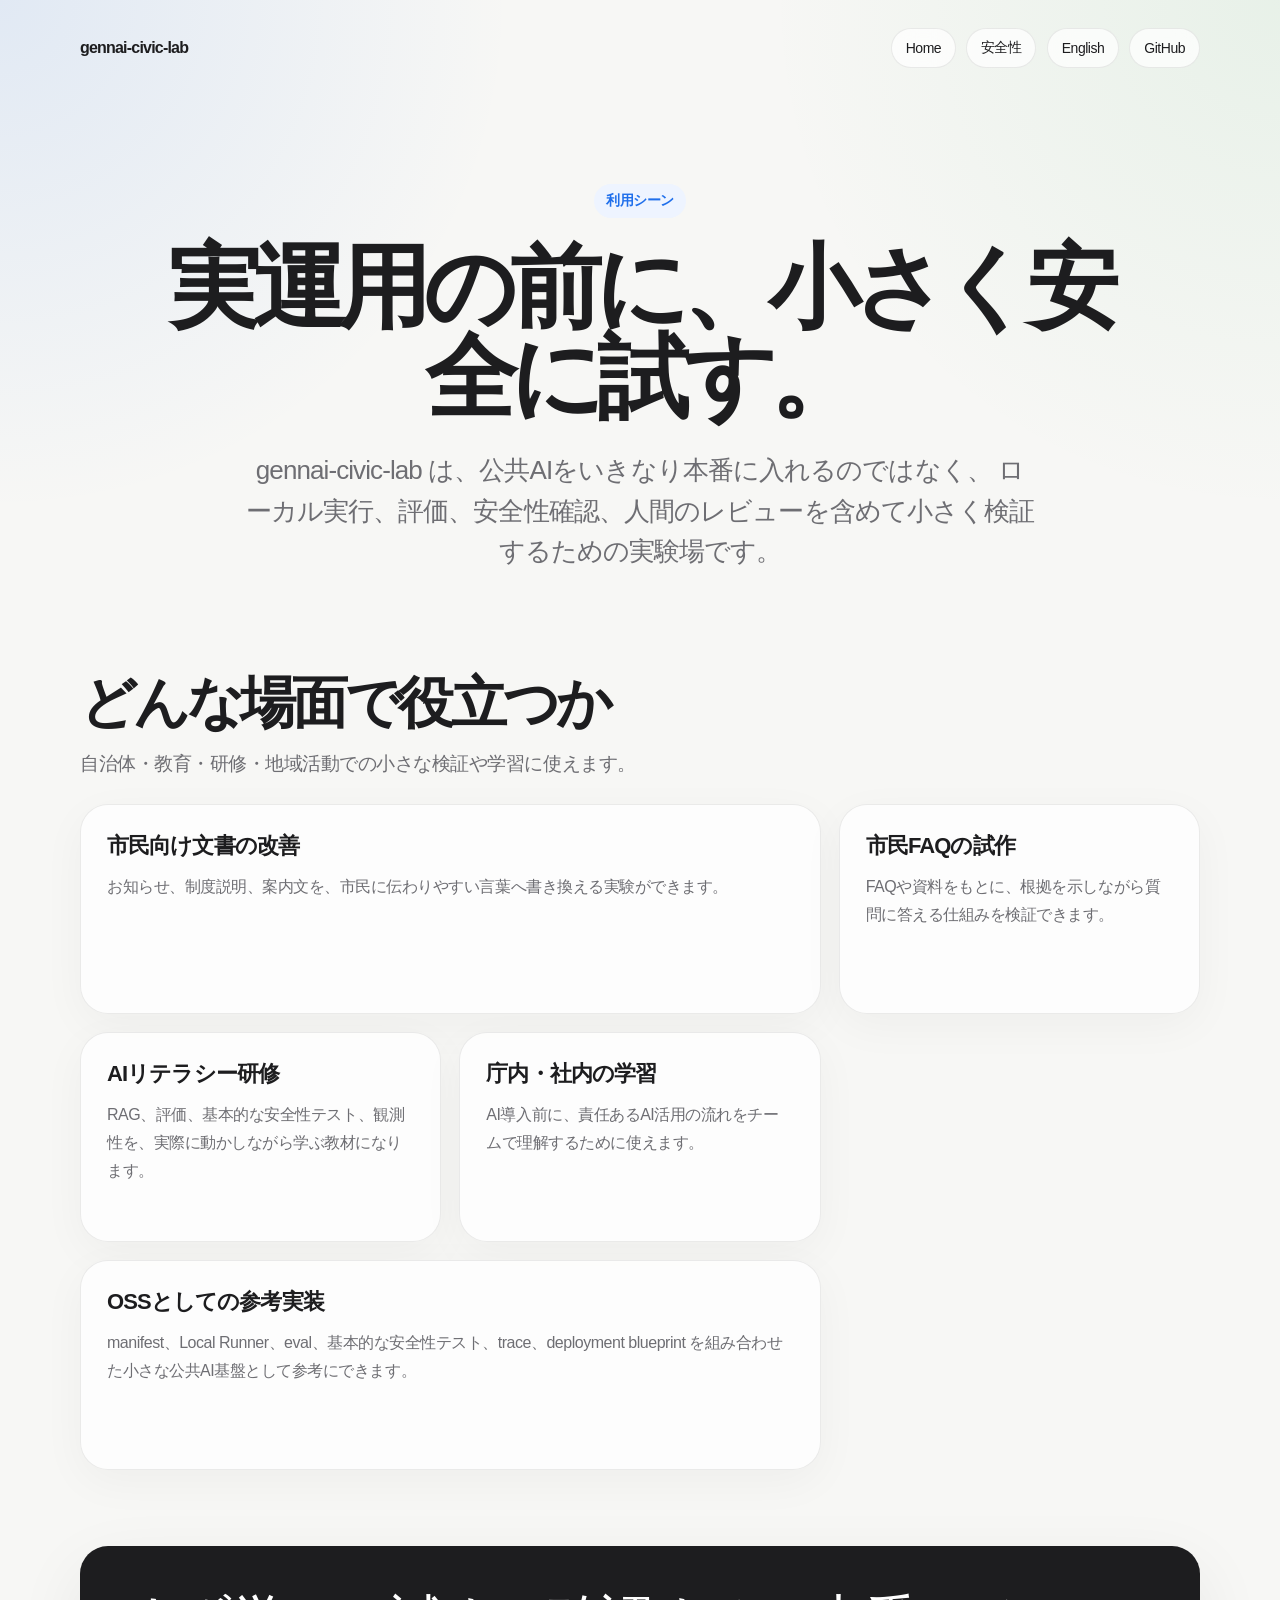
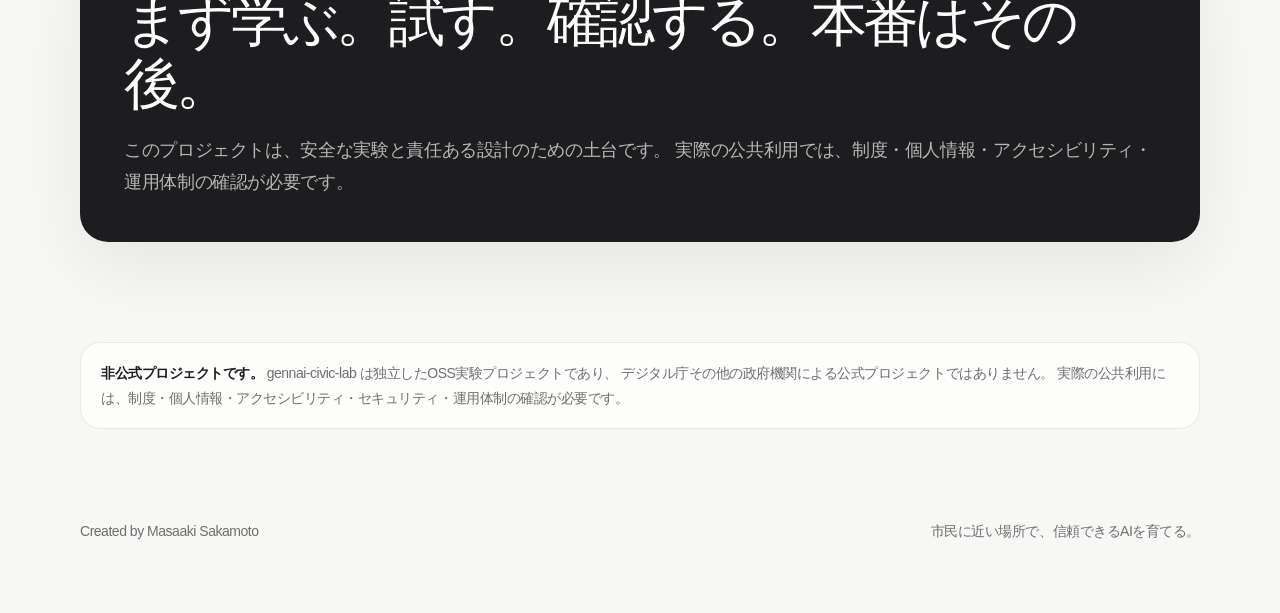
<file: docs/ja/use-cases.html>
<!doctype html>
<html lang="ja">
<head>
  <meta charset="utf-8" />
  <meta name="viewport" content="width=device-width,initial-scale=1" />
  <title>利用シーン | gennai-civic-lab</title>
  <meta name="description" content="gennai-civic-labの自治体・教育・研修・地域活動向け利用シーン。" />
  <link rel="stylesheet" href="../assets/site.css" />
</head>
<body>
  <div class="page">
    <header>
      <a class="brand" href="./">gennai-civic-lab</a>
      <nav>
        <a href="./">Home</a>
        <a href="./safety.html">安全性</a>
        <a href="../use-cases.html">English</a>
        <a href="https://github.com/masaakisakamoto/gennai-civic-lab">GitHub</a>
      </nav>
    </header>

    <main>
      <section class="hero">
        <div class="eyebrow">利用シーン</div>
        <h1>実運用の前に、小さく安全に試す。</h1>
        <p class="lead">
          gennai-civic-lab は、公共AIをいきなり本番に入れるのではなく、
          ローカル実行、評価、安全性確認、人間のレビューを含めて小さく検証するための実験場です。
        </p>
      </section>

      <section>
        <div class="section-title">
          <h2>どんな場面で役立つか</h2>
          <p>
            自治体・教育・研修・地域活動での小さな検証や学習に使えます。
          </p>
        </div>

        <div class="grid">
          <article class="card large">
            <h3>市民向け文書の改善</h3>
            <p>お知らせ、制度説明、案内文を、市民に伝わりやすい言葉へ書き換える実験ができます。</p>
          </article>
          <article class="card">
            <h3>市民FAQの試作</h3>
            <p>FAQや資料をもとに、根拠を示しながら質問に答える仕組みを検証できます。</p>
          </article>
          <article class="card">
            <h3>AIリテラシー研修</h3>
            <p>RAG、評価、基本的な安全性テスト、観測性を、実際に動かしながら学ぶ教材になります。</p>
          </article>
          <article class="card">
            <h3>庁内・社内の学習</h3>
            <p>AI導入前に、責任あるAI活用の流れをチームで理解するために使えます。</p>
          </article>
          <article class="card large">
            <h3>OSSとしての参考実装</h3>
            <p>manifest、Local Runner、eval、基本的な安全性テスト、trace、deployment blueprint を組み合わせた小さな公共AI基盤として参考にできます。</p>
          </article>
        </div>
      </section>

      <section>
        <div class="principle">
          <p>まず学ぶ。試す。確認する。本番はその後。</p>
          <span>
            このプロジェクトは、安全な実験と責任ある設計のための土台です。
            実際の公共利用では、制度・個人情報・アクセシビリティ・運用体制の確認が必要です。
          </span>
        </div>
      </section>

      <section>
        <div class="notice">
          <strong>非公式プロジェクトです。</strong>
          gennai-civic-lab は独立したOSS実験プロジェクトであり、
          デジタル庁その他の政府機関による公式プロジェクトではありません。
          実際の公共利用には、制度・個人情報・アクセシビリティ・セキュリティ・運用体制の確認が必要です。
        </div>
      </section>

    </main>

    <footer>
      <span>Created by Masaaki Sakamoto</span>
      <span>市民に近い場所で、信頼できるAIを育てる。</span>
    </footer>
  </div>
</body>
</html>
</file>
<file: docs/assets/site.css>
:root {
  --bg: #f7f7f5;
  --panel: rgba(255, 255, 255, 0.78);
  --text: #1d1d1f;
  --muted: #6e6e73;
  --line: rgba(0, 0, 0, 0.08);
  --accent: #1f6feb;
  --soft: #eef4ff;
  --radius: 28px;
  --shadow: 0 24px 70px rgba(0, 0, 0, 0.07);
}

* {
  box-sizing: border-box;
}

html {
  scroll-behavior: smooth;
}

body {
  margin: 0;
  font-family: -apple-system, BlinkMacSystemFont, "Segoe UI", "Hiragino Sans", "Yu Gothic", "YuGothic", "Noto Sans JP", sans-serif;
  background:
    radial-gradient(circle at top left, rgba(31, 111, 235, 0.10), transparent 32rem),
    radial-gradient(circle at top right, rgba(52, 168, 83, 0.08), transparent 32rem),
    var(--bg);
  color: var(--text);
  letter-spacing: -0.03em;
}

a {
  color: inherit;
  text-decoration: none;
}

.page {
  width: min(1120px, calc(100% - 40px));
  margin: 0 auto;
}

header {
  padding: 28px 0;
  display: flex;
  justify-content: space-between;
  align-items: center;
  gap: 16px;
}

.brand {
  font-weight: 760;
  letter-spacing: -0.05em;
}

nav {
  display: flex;
  gap: 10px;
  flex-wrap: wrap;
  justify-content: flex-end;
}

nav a,
.button {
  display: inline-flex;
  align-items: center;
  justify-content: center;
  border: 1px solid var(--line);
  background: rgba(255, 255, 255, 0.72);
  backdrop-filter: blur(12px);
  padding: 10px 14px;
  border-radius: 999px;
  font-size: 14px;
  color: var(--text);
  transition: transform 0.18s ease, background 0.18s ease, border-color 0.18s ease;
}

nav a:hover,
.button:hover {
  transform: translateY(-1px);
  background: #fff;
  border-color: rgba(0, 0, 0, 0.16);
}

.hero {
  padding: 88px 0 64px;
  text-align: center;
}

.eyebrow {
  display: inline-flex;
  padding: 8px 12px;
  border-radius: 999px;
  background: var(--soft);
  color: var(--accent);
  font-size: 14px;
  font-weight: 680;
  margin-bottom: 24px;
}

h1 {
  margin: 0 auto;
  max-width: 960px;
  font-size: clamp(44px, 7.8vw, 92px);
  line-height: 0.98;
  letter-spacing: -0.075em;
}

.lead {
  margin: 28px auto 0;
  max-width: 790px;
  font-size: clamp(18px, 2.4vw, 26px);
  line-height: 1.55;
  color: var(--muted);
  letter-spacing: -0.035em;
}

.actions {
  margin-top: 34px;
  display: flex;
  justify-content: center;
  gap: 12px;
  flex-wrap: wrap;
}

.button.primary {
  background: var(--text);
  color: #fff;
  border-color: var(--text);
}

section {
  padding: 38px 0;
}

.section-title {
  max-width: 820px;
  margin-bottom: 24px;
}

h2 {
  margin: 0 0 14px;
  font-size: clamp(32px, 5vw, 56px);
  line-height: 1.06;
  letter-spacing: -0.065em;
}

.section-title p {
  margin: 0;
  color: var(--muted);
  font-size: 19px;
  line-height: 1.75;
}

.grid {
  display: grid;
  grid-template-columns: repeat(3, 1fr);
  gap: 18px;
}

.card {
  background: var(--panel);
  border: 1px solid var(--line);
  border-radius: var(--radius);
  padding: 26px;
  box-shadow: 0 12px 45px rgba(0, 0, 0, 0.04);
  min-height: 210px;
}

.card.large {
  grid-column: span 2;
}

.card h3 {
  margin: 0 0 12px;
  font-size: 22px;
  letter-spacing: -0.04em;
}

.card p {
  margin: 0;
  color: var(--muted);
  line-height: 1.75;
  font-size: 16px;
}

.principle {
  background: var(--text);
  color: #fff;
  border-radius: var(--radius);
  padding: 44px;
  box-shadow: var(--shadow);
}

.principle p {
  margin: 0;
  font-size: clamp(28px, 5vw, 56px);
  line-height: 1.12;
  letter-spacing: -0.065em;
}

.principle span {
  display: block;
  margin-top: 20px;
  color: rgba(255, 255, 255, 0.68);
  font-size: 18px;
  line-height: 1.75;
  letter-spacing: -0.02em;
}

footer {
  padding: 56px 0 72px;
  color: var(--muted);
  font-size: 14px;
  display: flex;
  justify-content: space-between;
  gap: 16px;
  flex-wrap: wrap;
}

@media (max-width: 820px) {
  header {
    align-items: flex-start;
    flex-direction: column;
  }

  .hero {
    text-align: left;
    padding-top: 56px;
  }

  .actions {
    justify-content: flex-start;
  }

  .grid {
    grid-template-columns: 1fr;
  }

  .card.large {
    grid-column: span 1;
  }

  .principle {
    padding: 30px;
  }
}

.notice {
  margin-top: 24px;
  background: rgba(255, 255, 255, 0.72);
  border: 1px solid var(--line);
  border-radius: 20px;
  padding: 18px 20px;
  color: var(--muted);
  font-size: 14px;
  line-height: 1.75;
}

.notice strong {
  color: var(--text);
}
</file>
